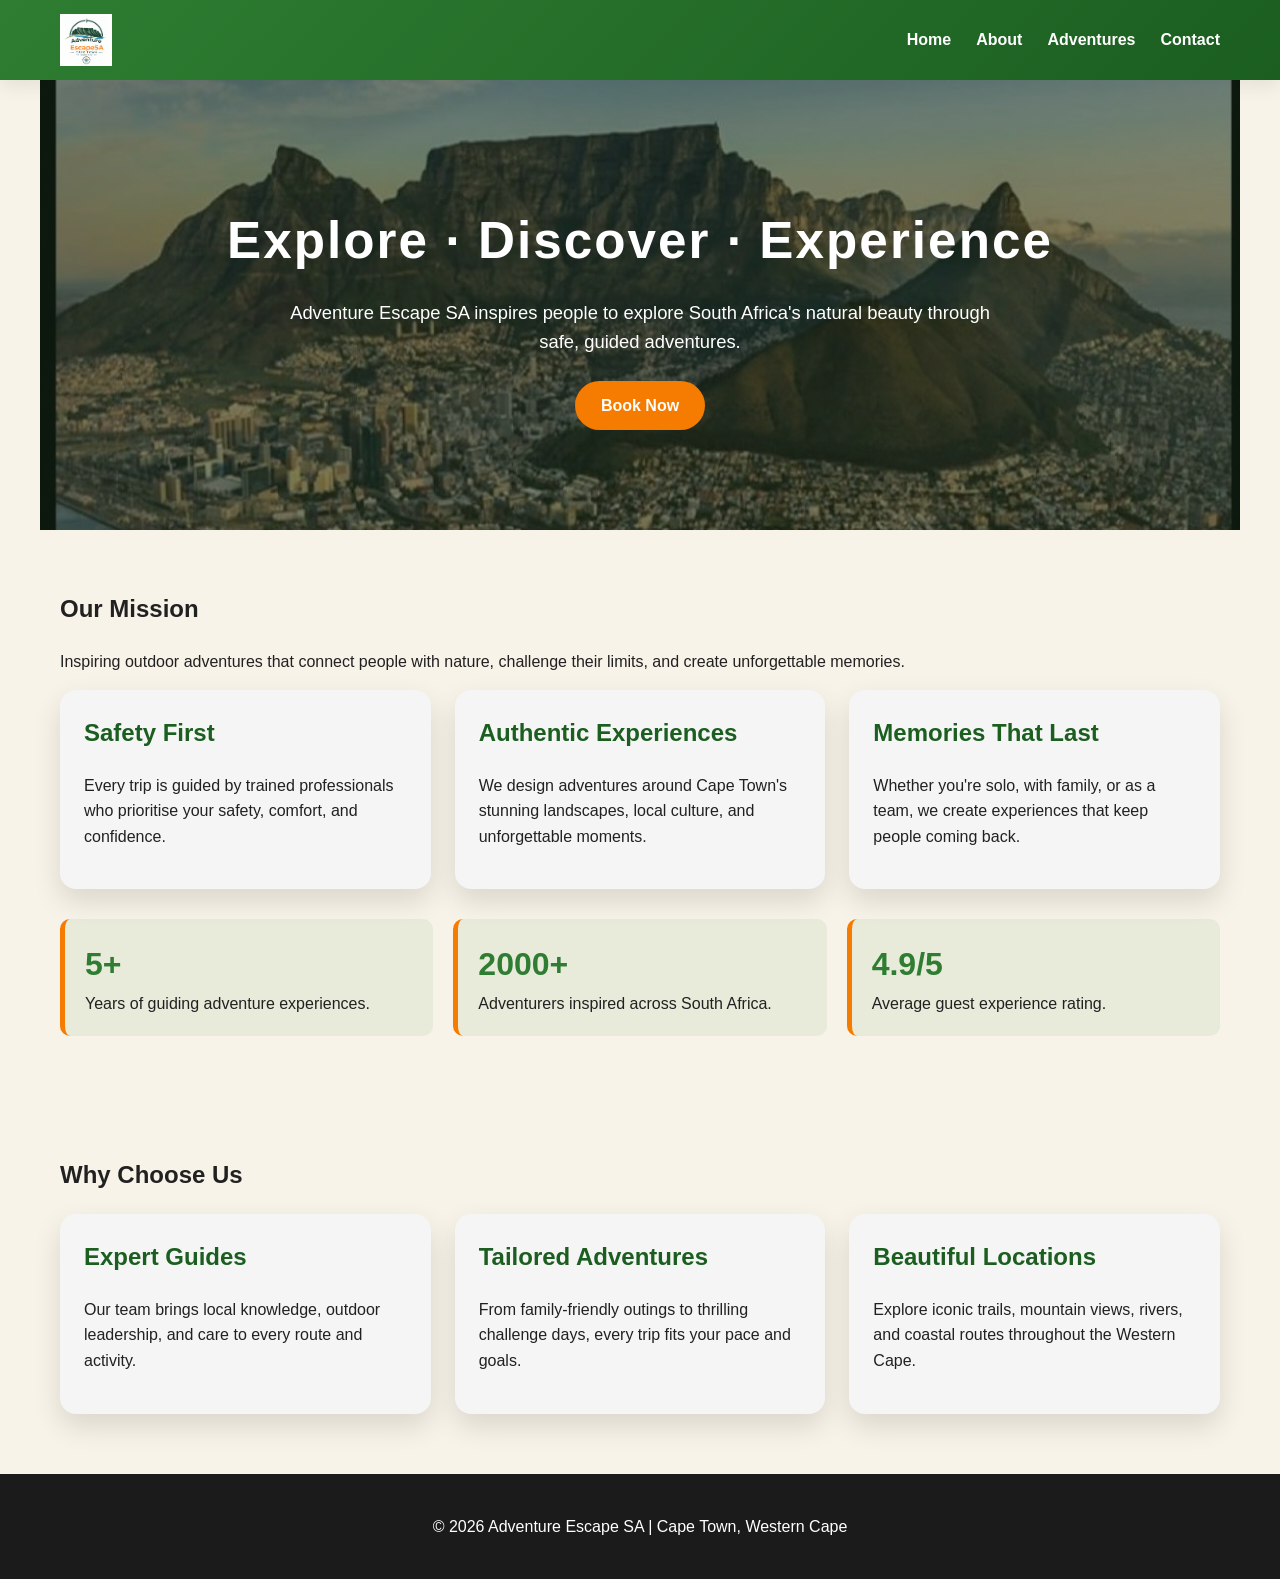
<file: index.html>
<!doctype html>
<html lang="en">
  <head>
    <meta charset="UTF-8" />
    <meta name="viewport" content="width=device-width, initial-scale=1.0" />
    <title>Adventure Escape SA</title>
    <link rel="stylesheet" href="assets/css/style.css" />
  </head>
  <body>
    <header>
      <nav>
        <img
          src="assets/images/Adventure Escape SA Logo.png"
          alt="Adventure Escape SA Logo"
          class="logo"
        />
        <ul>
          <li><a href="index.html">Home</a></li>
          <li><a href="about.html">About</a></li>
          <li><a href="adventures.html">Adventures</a></li>
          <li><a href="contact.html">Contact</a></li>
        </ul>
      </nav>
    </header>

    <section class="hero">
      <h1>Explore · Discover · Experience</h1>
      <p>
        Adventure Escape SA inspires people to explore South Africa's natural
        beauty through safe, guided adventures.
      </p>
      <a href="adventures.html" class="btn">Book Now</a>
    </section>

    <section class="overview">
      <h2>Our Mission</h2>
      <p>
        Inspiring outdoor adventures that connect people with nature, challenge
        their limits, and create unforgettable memories.
      </p>

      <div class="overview-grid">
        <article class="overview-card">
          <h2>Safety First</h2>
          <p>
            Every trip is guided by trained professionals who prioritise your
            safety, comfort, and confidence.
          </p>
        </article>
        <article class="overview-card">
          <h2>Authentic Experiences</h2>
          <p>
            We design adventures around Cape Town's stunning landscapes, local
            culture, and unforgettable moments.
          </p>
        </article>
        <article class="overview-card">
          <h2>Memories That Last</h2>
          <p>
            Whether you're solo, with family, or as a team, we create
            experiences that keep people coming back.
          </p>
        </article>
      </div>

      <div class="stats">
        <div class="stat">
          <strong>5+</strong>
          Years of guiding adventure experiences.
        </div>
        <div class="stat">
          <strong>2000+</strong>
          Adventurers inspired across South Africa.
        </div>
        <div class="stat">
          <strong>4.9/5</strong>
          Average guest experience rating.
        </div>
      </div>
    </section>

    <section>
      <h2>Why Choose Us</h2>
      <div class="feature-grid">
        <article class="feature">
          <h2>Expert Guides</h2>
          <p>
            Our team brings local knowledge, outdoor leadership, and care to
            every route and activity.
          </p>
        </article>
        <article class="feature">
          <h2>Tailored Adventures</h2>
          <p>
            From family-friendly outings to thrilling challenge days, every trip
            fits your pace and goals.
          </p>
        </article>
        <article class="feature">
          <h2>Beautiful Locations</h2>
          <p>
            Explore iconic trails, mountain views, rivers, and coastal routes
            throughout the Western Cape.
          </p>
        </article>
      </div>
    </section>

    <footer>
      <p>&copy; 2026 Adventure Escape SA | Cape Town, Western Cape</p>
    </footer>
  </body>
</html>
</file>
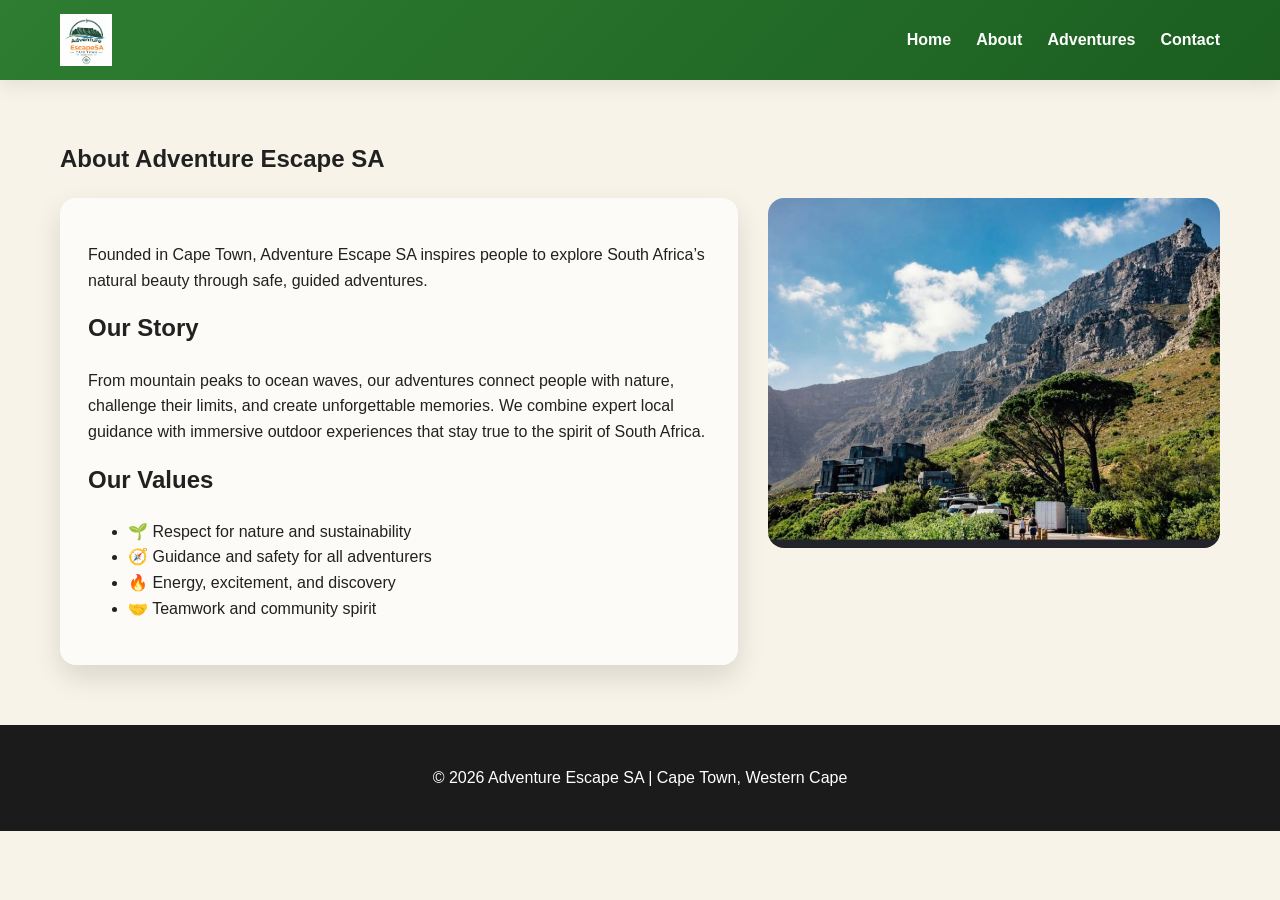
<file: about.html>
<!doctype html>
<html lang="en">
  <head>
    <meta charset="UTF-8" />
    <meta name="viewport" content="width=device-width, initial-scale=1.0" />
    <title>About | Adventure Escape SA</title>
    <link rel="stylesheet" href="assets/css/style.css" />
  </head>
  <body>
    <header>
      <nav>
        <img
          src="assets/images/Adventure Escape SA Logo.png"
          alt="Adventure Escape SA Logo"
          class="logo"
        />
        <ul>
          <li><a href="index.html">Home</a></li>
          <li><a href="about.html">About</a></li>
          <li><a href="adventures.html">Adventures</a></li>
          <li><a href="contact.html">Contact</a></li>
        </ul>
      </nav>
    </header>

    <section class="about">
      <h1>About Adventure Escape SA</h1>
      <div class="about-wrapper">
        <div class="about-content">
          <p>
            Founded in Cape Town, Adventure Escape SA inspires people to explore
            South Africa’s natural beauty through safe, guided adventures.
          </p>

          <h2>Our Story</h2>
          <p>
            From mountain peaks to ocean waves, our adventures connect people
            with nature, challenge their limits, and create unforgettable
            memories. We combine expert local guidance with immersive outdoor
            experiences that stay true to the spirit of South Africa.
          </p>

          <h2>Our Values</h2>
          <ul>
            <li>🌱 Respect for nature and sustainability</li>
            <li>🧭 Guidance and safety for all adventurers</li>
            <li>🔥 Energy, excitement, and discovery</li>
            <li>🤝 Teamwork and community spirit</li>
          </ul>
        </div>
        <img
          src="assets/images/eco travel nature.jpeg"
          alt="Eco travel nature"
          class="about-image"
        />
      </div>
    </section>

    <footer>
      <p>&copy; 2026 Adventure Escape SA | Cape Town, Western Cape</p>
    </footer>
  </body>
</html>
</file>
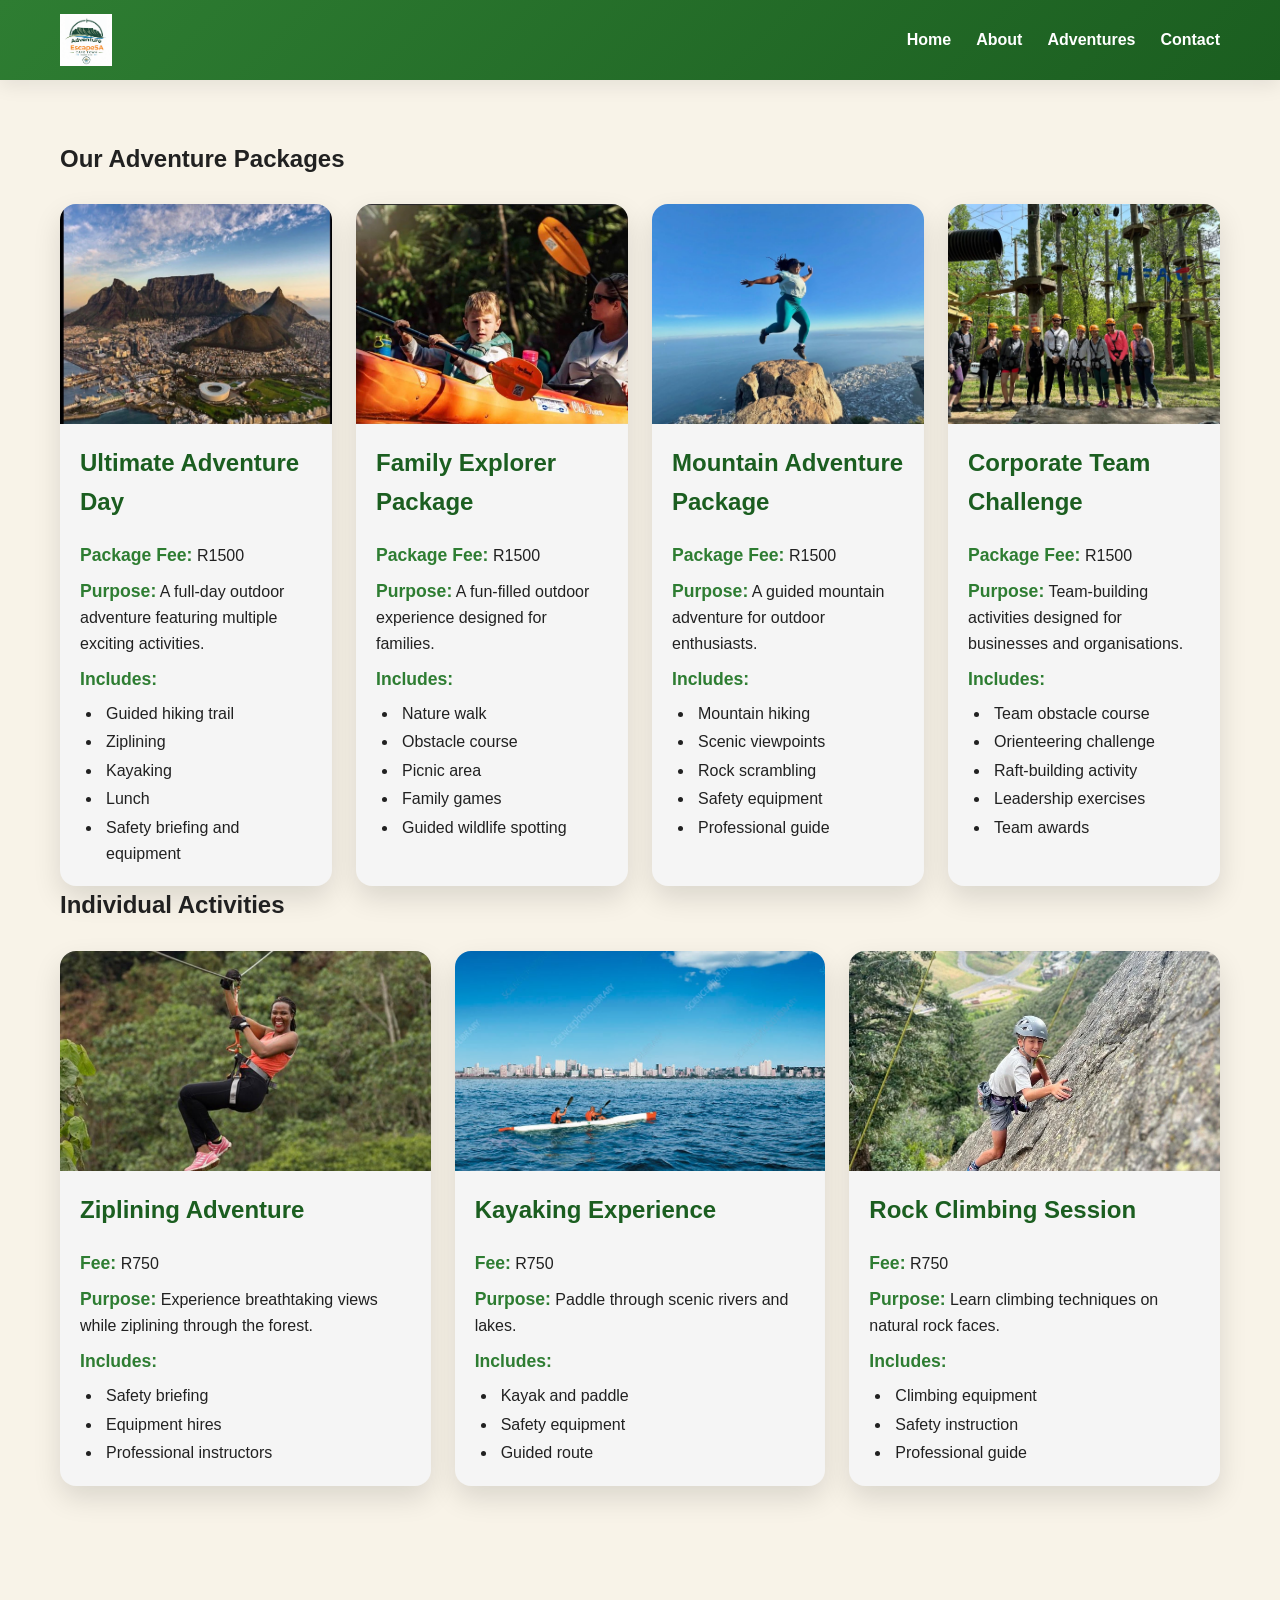
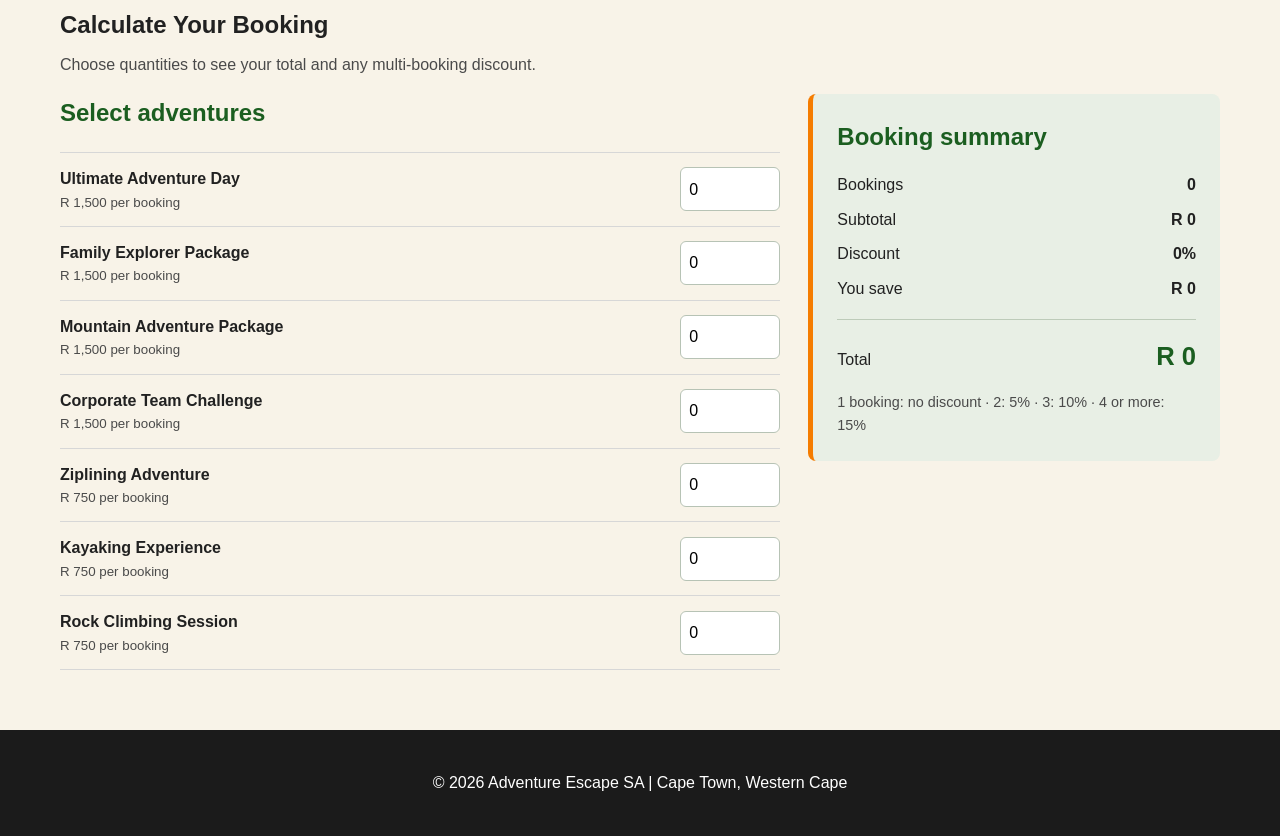
<file: adventures.html>
<!doctype html>
<html lang="en">
  <head>
    <meta charset="UTF-8" />
    <meta name="viewport" content="width=device-width, initial-scale=1.0" />
    <title>Adventures | Adventure Escape SA</title>
    <link rel="stylesheet" href="assets/css/style.css" />
  </head>
  <body>
    <header>
      <nav>
        <img
          src="assets/images/Adventure Escape SA Logo.png"
          alt="Adventure Escape SA Logo"
          class="logo"
        />
        <ul>
          <li><a href="index.html">Home</a></li>
          <li><a href="about.html">About</a></li>
          <li><a href="adventures.html">Adventures</a></li>
          <li><a href="contact.html">Contact</a></li>
        </ul>
      </nav>
    </header>

    <section class="adventures">
      <h1>Our Adventure Packages</h1>
      <div class="cards">
        <article class="card" data-price="1500">
          <img
            src="assets/images/capetownmountain landscape.jpeg"
            alt="Ultimate Adventure Day"
          />
          <div class="card-content">
            <h2>Ultimate Adventure Day</h2>
            <p><strong>Package Fee:</strong> R1500</p>
            <p>
              <strong>Purpose:</strong> A full-day outdoor adventure featuring
              multiple exciting activities.
            </p>
            <p><strong>Includes:</strong></p>
            <ul class="includes">
              <li>Guided hiking trail</li>
              <li>Ziplining</li>
              <li>Kayaking</li>
              <li>Lunch</li>
              <li>Safety briefing and equipment</li>
            </ul>
          </div>
        </article>

        <article class="card" data-price="1500">
          <img
            src="assets/images/family kayaking outdoors.jpeg"
            alt="Family Explorer"
          />
          <div class="card-content">
            <h2>Family Explorer Package</h2>
            <p><strong>Package Fee:</strong> R1500</p>
            <p>
              <strong>Purpose:</strong> A fun-filled outdoor experience designed
              for families.
            </p>
            <p><strong>Includes:</strong></p>
            <ul class="includes">
              <li>Nature walk</li>
              <li>Obstacle course</li>
              <li>Picnic area</li>
              <li>Family games</li>
              <li>Guided wildlife spotting</li>
            </ul>
          </div>
        </article>

        <article class="card" data-price="1500">
          <img
            src="assets/images/mountain hike.jpeg"
            alt="Mountain Adventure"
          />
          <div class="card-content">
            <h2>Mountain Adventure Package</h2>
            <p><strong>Package Fee:</strong> R1500</p>
            <p>
              <strong>Purpose:</strong> A guided mountain adventure for outdoor
              enthusiasts.
            </p>
            <p><strong>Includes:</strong></p>
            <ul class="includes">
              <li>Mountain hiking</li>
              <li>Scenic viewpoints</li>
              <li>Rock scrambling</li>
              <li>Safety equipment</li>
              <li>Professional guide</li>
            </ul>
          </div>
        </article>

        <article class="card" data-price="1500">
          <img
            src="assets/images/team building outdoors.jpeg"
            alt="Corporate Team Challenge"
          />
          <div class="card-content">
            <h2>Corporate Team Challenge</h2>
            <p><strong>Package Fee:</strong> R1500</p>
            <p>
              <strong>Purpose:</strong> Team-building activities designed for
              businesses and organisations.
            </p>
            <p><strong>Includes:</strong></p>
            <ul class="includes">
              <li>Team obstacle course</li>
              <li>Orienteering challenge</li>
              <li>Raft-building activity</li>
              <li>Leadership exercises</li>
              <li>Team awards</li>
            </ul>
          </div>
        </article>
      </div>

      <h1>Individual Activities</h1>
      <div class="cards">
        <article class="card" data-price="750">
          <img src="assets/images/ziplining forest.jpeg" alt="Ziplining" />
          <div class="card-content">
            <h2>Ziplining Adventure</h2>
            <p><strong>Fee:</strong> R750</p>
            <p>
              <strong>Purpose:</strong> Experience breathtaking views while
              ziplining through the forest.
            </p>
            <p><strong>Includes:</strong></p>
            <ul class="includes">
              <li>Safety briefing</li>
              <li>Equipment hires</li>
              <li>Professional instructors</li>
            </ul>
          </div>
        </article>

        <article class="card" data-price="750">
          <img src="assets/images/kayaking river.jpeg" alt="Kayaking" />
          <div class="card-content">
            <h2>Kayaking Experience</h2>
            <p><strong>Fee:</strong> R750</p>
            <p>
              <strong>Purpose:</strong> Paddle through scenic rivers and lakes.
            </p>
            <p><strong>Includes:</strong></p>
            <ul class="includes">
              <li>Kayak and paddle</li>
              <li>Safety equipment</li>
              <li>Guided route</li>
            </ul>
          </div>
        </article>

        <article class="card" data-price="750">
          <img
            src="assets/images/rock climbing wall.jpeg"
            alt="Rock Climbing"
          />
          <div class="card-content">
            <h2>Rock Climbing Session</h2>
            <p><strong>Fee:</strong> R750</p>
            <p>
              <strong>Purpose:</strong> Learn climbing techniques on natural
              rock faces.
            </p>
            <p><strong>Includes:</strong></p>
            <ul class="includes">
              <li>Climbing equipment</li>
              <li>Safety instruction</li>
              <li>Professional guide</li>
            </ul>
          </div>
        </article>
      </div>
    </section>

    <section class="booking-calculator" aria-labelledby="calculator-title">
      <h1 id="calculator-title">Calculate Your Booking</h1>
      <p class="calculator-intro">
        Choose quantities to see your total and any multi-booking discount.
      </p>
      <div class="calculator-layout">
        <div>
          <h2>Select adventures</h2>
          <div id="booking-options" class="booking-options"></div>
        </div>
        <aside class="calculator-summary" aria-live="polite">
          <h2>Booking summary</h2>
          <dl>
            <div>
              <dt>Bookings</dt>
              <dd id="booking-count">0</dd>
            </div>
            <div>
              <dt>Subtotal</dt>
              <dd id="booking-subtotal">R0</dd>
            </div>
            <div>
              <dt>Discount</dt>
              <dd id="booking-discount">0%</dd>
            </div>
            <div>
              <dt>You save</dt>
              <dd id="booking-savings">R0</dd>
            </div>
          </dl>
          <p class="booking-total">
            <span>Total</span><strong id="booking-total">R0</strong>
          </p>
          <p class="discount-rules">
            1 booking: no discount · 2: 5% · 3: 10% · 4 or more: 15%
          </p>
        </aside>
      </div>
    </section>

    <footer>
      <p>&copy; 2026 Adventure Escape SA | Cape Town, Western Cape</p>
    </footer>
    <script src="assets/js/calculator.js" defer></script>
  </body>
</html>
</file>
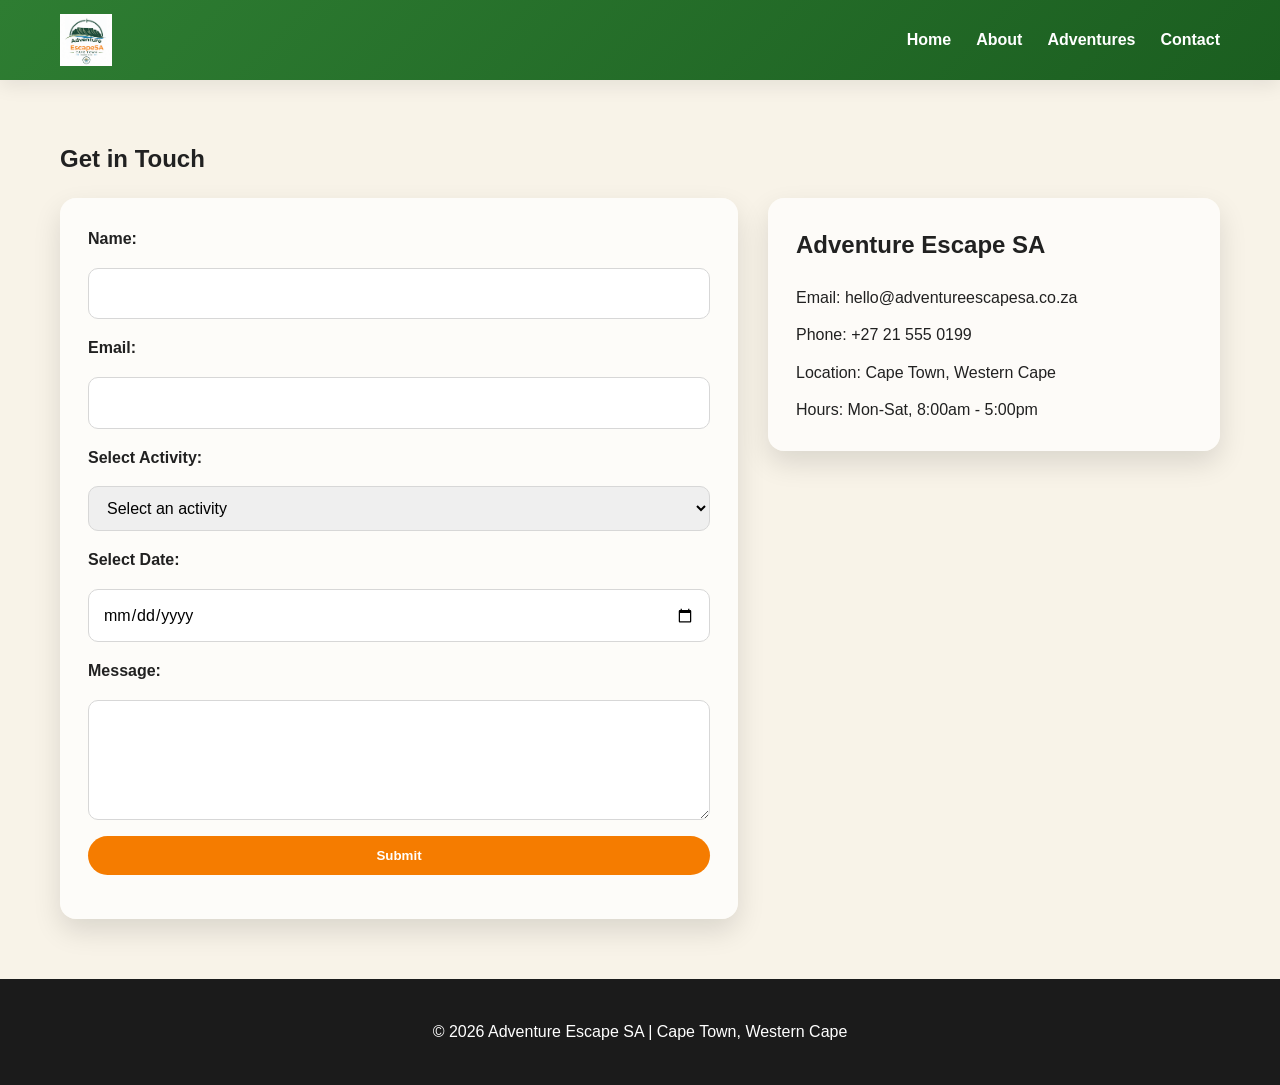
<file: contact.html>
<!doctype html>
<html lang="en">
  <head>
    <meta charset="UTF-8" />
    <meta name="viewport" content="width=device-width, initial-scale=1.0" />
    <title>Contact | Adventure Escape SA</title>
    <link rel="stylesheet" href="assets/css/style.css" />
  </head>
  <body>
    <header>
      <nav>
        <img
          src="assets/images/Adventure Escape SA Logo.png"
          alt="Adventure Escape SA Logo"
          class="logo"
        />
        <ul>
          <li><a href="index.html">Home</a></li>
          <li><a href="about.html">About</a></li>
          <li><a href="adventures.html">Adventures</a></li>
          <li><a href="contact.html">Contact</a></li>
        </ul>
      </nav>
    </header>

    <section class="contact">
      <h1>Get in Touch</h1>
      <div class="contact-wrapper">
        <form class="contact-form" novalidate>
          <label for="name">Name:</label>
          <input type="text" id="name" name="name" required />

          <label for="email">Email:</label>
          <input type="email" id="email" name="email" required />

          <label for="activity">Select Activity:</label>
          <select id="activity" name="activity" required>
            <option value="" disabled selected>Select an activity</option>
            <option>Ultimate Adventure Day</option>
            <option>Family Explorer</option>
            <option>Mountain Adventure</option>
            <option>Corporate Team Challenge</option>
            <option>Ziplining</option>
            <option>Kayaking</option>
            <option>Rock Climbing</option>
          </select>

          <label for="date">Select Date:</label>
          <input type="date" id="date" name="date" required />

          <label for="message">Message:</label>
          <textarea id="message" name="message"></textarea>

          <button type="submit" class="btn">Submit</button>
          <p
            class="form-status"
            id="form-status"
            role="status"
            aria-live="polite"
          ></p>
        </form>

        <aside class="contact-panel">
          <h2>Adventure Escape SA</h2>
          <ul class="contact-details">
            <li>Email: hello@adventureescapesa.co.za</li>
            <li>Phone: +27 21 555 0199</li>
            <li>Location: Cape Town, Western Cape</li>
            <li>Hours: Mon-Sat, 8:00am - 5:00pm</li>
          </ul>
        </aside>
      </div>
    </section>

    <footer>
      <p>&copy; 2026 Adventure Escape SA | Cape Town, Western Cape</p>
    </footer>
    <script src="assets/js/contact.js" defer></script>
  </body>
</html>
</file>
<file: assets/css/style.css>
:root {
  --forest: #2e7d32;
  --forest-dark: #1b5e20;
  --orange: #f57c00;
  --sand: #f8f3e8;
  --white: #ffffff;
  --text: #212121;
  --muted: #4a4a4a;
  --card: #f5f5f5;
  --shadow: 0 12px 28px rgba(0, 0, 0, 0.12);
}

* {
  box-sizing: border-box;
}

html {
  scroll-behavior: smooth;
}

body {
  margin: 0;
  font-family: "Poppins", sans-serif;
  background: var(--sand);
  color: var(--text);
  line-height: 1.6;
}

img {
  display: block;
  max-width: 100%;
}

a {
  text-decoration: none;
}

header {
  background: linear-gradient(
    135deg,
    var(--forest) 0%,
    var(--forest-dark) 100%
  );
  box-shadow: 0 6px 18px rgba(0, 0, 0, 0.08);
}

nav {
  max-width: 1200px;
  margin: 0 auto;
  padding: 14px 20px;
  display: flex;
  align-items: center;
  justify-content: space-between;
  gap: 20px;
}

.logo {
  height: 52px;
  width: auto;
  display: inline-block;
}

nav ul {
  display: flex;
  align-items: center;
  gap: 25px;
  list-style: none;
  margin: 0;
  padding: 0;
}

nav a {
  color: var(--white);
  font-weight: 700;
  transition: color 0.3s ease;
}

nav a:hover {
  color: var(--orange);
}

.hero {
  background:
    linear-gradient(rgba(22, 44, 25, 0.55), rgba(22, 44, 25, 0.55)),
    url("../images/capetownmountain landscape.jpeg") center/cover no-repeat;
  color: var(--white);
  text-align: center;
  padding: 120px 20px 100px;
}

.hero h1 {
  font-size: clamp(2.5rem, 4vw, 4rem);
  margin: 0 0 16px;
  letter-spacing: 0.04em;
}

.hero p {
  max-width: 720px;
  margin: 0 auto 24px;
  font-size: 1.15rem;
}

.btn {
  display: inline-block;
  background: var(--orange);
  color: var(--white);
  padding: 12px 26px;
  border-radius: 30px;
  font-weight: 700;
  border: none;
  cursor: pointer;
  transition:
    transform 0.2s ease,
    background 0.2s ease;
}

.btn:hover {
  background: #e36b00;
  transform: translateY(-1px);
}

section {
  max-width: 1200px;
  margin: 0 auto;
  padding: 60px 20px;
}

section h1,
section h2 {
  margin-top: 0;
}

.overview-grid,
.feature-grid,
.cards {
  display: grid;
  gap: 24px;
}

.overview-grid,
.feature-grid {
  grid-template-columns: repeat(auto-fit, minmax(220px, 1fr));
}

.overview-card,
.feature,
.card {
  background: var(--card);
  border-radius: 16px;
  box-shadow: var(--shadow);
  overflow: hidden;
}

.overview-card,
.feature {
  padding: 24px;
}

.overview-card h2,
.feature h2,
.card h2 {
  margin-top: 0;
  color: var(--forest-dark);
}

.stats {
  display: grid;
  grid-template-columns: repeat(auto-fit, minmax(200px, 1fr));
  gap: 20px;
  margin-top: 30px;
}

.stat {
  background: rgba(46, 125, 50, 0.08);
  border-left: 5px solid var(--orange);
  padding: 20px;
  border-radius: 10px;
}

.stat strong {
  display: block;
  font-size: 2rem;
  color: var(--forest);
}

.about-wrapper,
.contact-wrapper {
  display: grid;
  grid-template-columns: 1.2fr 0.8fr;
  gap: 30px;
  align-items: start;
}

.about-content,
.contact-panel {
  background: rgba(255, 255, 255, 0.7);
  border-radius: 16px;
  padding: 28px;
  box-shadow: var(--shadow);
}

.about-image {
  width: 100%;
  border-radius: 16px;
  min-height: 350px;
  object-fit: cover;
}

.cards {
  grid-template-columns: repeat(auto-fit, minmax(220px, 1fr));
  margin-top: 26px;
}

.card {
  display: flex;
  flex-direction: column;
}

.card img {
  width: 100%;
  height: 220px;
  object-fit: cover;
}

.card-content {
  padding: 20px;
}

.card-content p {
  margin: 0 0 8px;
}

.card-content .includes {
  display: grid;
  gap: 3px;
  margin: 0;
  padding-left: 22px;
}

.card-content .includes li {
  padding-left: 4px;
}

.card-content strong {
  color: var(--forest);
  font-size: 1.1rem;
}

.contact-form {
  background: rgba(255, 255, 255, 0.75);
  border-radius: 16px;
  box-shadow: var(--shadow);
  padding: 28px;
  display: grid;
  gap: 16px;
}

.contact-form label {
  font-weight: 600;
}

.contact-form input,
.contact-form select,
.contact-form textarea {
  width: 100%;
  padding: 12px 14px;
  border-radius: 10px;
  border: 1px solid #d7d7d7;
  font: inherit;
}

.contact-form textarea {
  min-height: 120px;
  resize: vertical;
}

.contact-form input:focus-visible,
.contact-form select:focus-visible,
.contact-form textarea:focus-visible,
.booking-option input:focus-visible,
a:focus-visible,
button:focus-visible {
  outline: 3px solid var(--orange);
  outline-offset: 3px;
}

.form-status {
  margin: 0;
  color: var(--forest-dark);
  font-weight: 600;
}

.contact-details {
  list-style: none;
  padding: 0;
  margin: 0;
  display: grid;
  gap: 12px;
}

.calculator-intro {
  margin-top: -12px;
  color: var(--muted);
}

.calculator-layout {
  display: grid;
  grid-template-columns: minmax(0, 1.4fr) minmax(260px, 0.8fr);
  gap: 28px;
  align-items: start;
}

.calculator-layout h2 {
  color: var(--forest-dark);
}

.booking-options {
  display: grid;
  border-top: 1px solid #d7d7d7;
}

.booking-option {
  display: grid;
  grid-template-columns: minmax(0, 1fr) 100px;
  gap: 16px;
  align-items: center;
  padding: 13px 0;
  border-bottom: 1px solid #d7d7d7;
  cursor: pointer;
}

.booking-option span {
  display: grid;
}

.booking-option small {
  color: var(--muted);
}

.booking-option input {
  width: 100%;
  min-height: 44px;
  padding: 8px;
  border: 1px solid #b7c3b5;
  border-radius: 6px;
  font: inherit;
}

.calculator-summary {
  padding: 24px;
  background: #e8efe5;
  border-left: 5px solid var(--orange);
  border-radius: 8px;
}

.calculator-summary h2 {
  margin-bottom: 16px;
}

.calculator-summary dl {
  display: grid;
  gap: 9px;
  margin: 0;
}

.calculator-summary dl div,
.booking-total {
  display: flex;
  justify-content: space-between;
  gap: 12px;
  margin: 0;
}

.calculator-summary dd {
  margin: 0;
  font-weight: 700;
}

.booking-total {
  align-items: baseline;
  margin-top: 18px;
  padding-top: 16px;
  border-top: 1px solid #bdcbb9;
}

.booking-total strong {
  color: var(--forest-dark);
  font-size: 1.6rem;
}

.discount-rules {
  margin: 14px 0 0;
  color: var(--muted);
  font-size: 0.9rem;
}

footer {
  background: #1b1b1b;
  color: var(--white);
  text-align: center;
  padding: 24px 20px;
}

@media (max-width: 768px) {
  nav {
    flex-direction: column;
  }

  nav ul {
    flex-wrap: wrap;
    justify-content: center;
  }

  .about-wrapper,
  .contact-wrapper {
    grid-template-columns: 1fr;
  }

  .calculator-layout {
    grid-template-columns: 1fr;
  }
}
</file>
